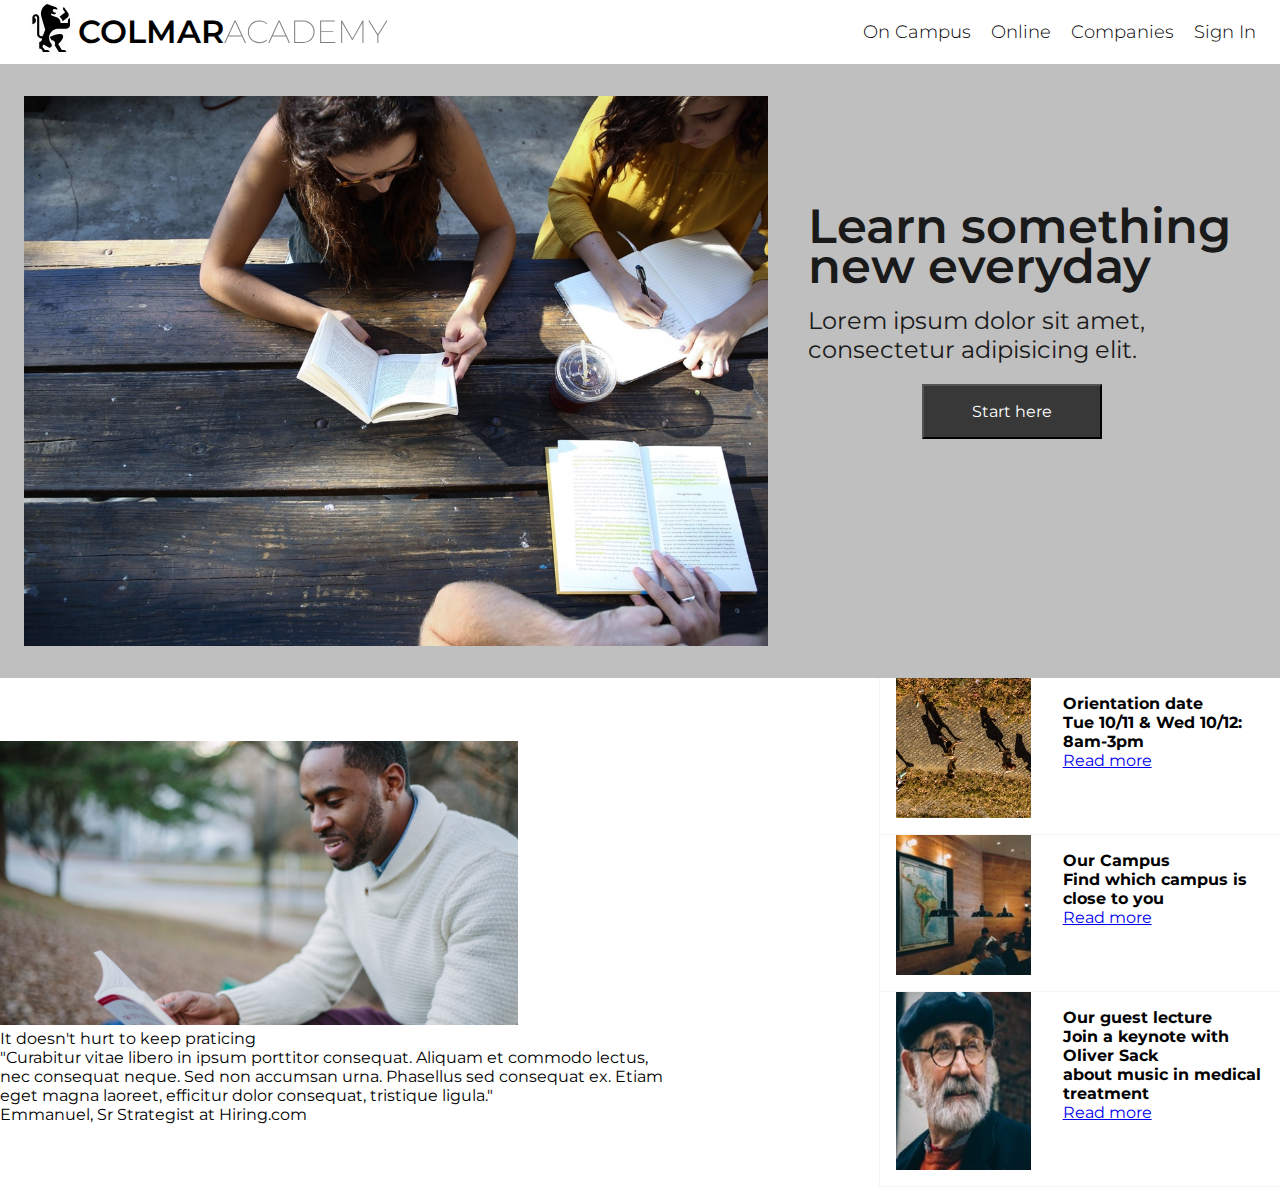
<file: index_redo.html>
<!DOCTYPE html>
<html lang="en">
<head>
    <meta charset="UTF-8">
    <meta http-equiv="X-UA-Compatible" content="IE=edge">
    <meta name="viewport" content="width=device-width, initial-scale=1.0">
    <link rel="stylesheet" href="./styles_redo.css"><link href="https://fonts.googleapis.com/css2?family=Montserrat:ital,wght@0,100;0,200;0,400;0,600;1,300&display=swap" rel="stylesheet">
    <title>Colmar Academy</title>
</head>
<body>
   <header>
    <nav>
        <!--Mobile Nav Bar-->
        <div class="mobile-nav">
            <a href="#"><img src="./capstone_colmar_assets/images/ic-logo.svg" alt="offical logo"></a>
            <a href="#"><img src="./capstone_colmar_assets/images/ic-on-campus.svg" alt="on campus logo"></a>
            <a href="#"><img src="./capstone_colmar_assets/images/ic-online.svg" alt="online logo"></a>
            <a href="#"><img src="./capstone_colmar_assets/images/ic-login.svg" alt="login logo"></a>
        </div>
        <!--Desktop Nav Bar-->
        <div class="desktop-nav">
            <img  class= "desktop-logo" src="./capstone_colmar_assets/images/ic-logo.svg" alt="logo">
            <span class="first-title">COLMAR<span class="second-title">ACADEMY</span></span>
            <ul>
                <li><a href="#">On Campus</a></li>
                <li><a href="#">Online</a></li>
                <li><a href="#">Companies</a></li>
                <li><a href="#">Sign In</a></li>
            </ul>
        </div>
    </nav>
   </header>
   <!--Banner Section-->
   <div class="banner-container">
       <img src="./capstone_colmar_assets/images/banner.jpg" alt="students image">
       <div class="banner-text">
            <h3>Learn something</br>new everyday</h3>
            <p>Lorem ipsum dolor sit amet,</br>consectetur adipisicing elit.</p>
            <button><a class="mobile-btn" href="#">Start here</a></button>
       </div>     
   </div>
   <!--Mobile Information Section-->
   <div class="mobile-card">
        <div class="item-1-mobile">
            <div class="mobile-img">
                <img src="./capstone_colmar_assets/images/information-orientation-mobile.jpg" alt="information-orientation image">
            </div>
            <div class="item-1-text">
                <h3>Orientation date</h3>
                <p>Tue 10/11 & Wed 10/12: 8am-3pm</p>
                <a href="#">Read more</a>
            </div>
        </div>
        <div class="item-2-mobile">
            <div class="mobile-img">
                <img src="./capstone_colmar_assets/images/information-campus-mobile.jpg" alt="Campus image">
            </div>
            <div class="item-2-text">
                <h3>Our Campus</h3>
                <p>Find which campus is close to you</p>
                <a href="#">Read more</a>
            </div>
        </div>
        <div class="item-3-mobile">
            <div class="mobile-img">
                <img src="./capstone_colmar_assets/images/information-guest-lecture-mobile.jpg" alt="lecture image">
            </div>
            <div class="item-3-text">
                <h3>Our guest lecture</h3>
                <p>Join a keynote with Oliver Sack</br>about music in medical treatment</p>
                <a href="#">Read more</a>
            </div>
        </div>
    </div>
    <!--Desktop Information System-->
    <div class="desktop-info-container">
        <div class="desktop-img-container">
            <img src="./capstone_colmar_assets/images/information-main.jpg" alt="image">
            <p id="keep-pratice">It doesn't hurt to keep praticing</p>
            <p id="random-text">"Curabitur vitae libero in ipsum porttitor consequat. Aliquam et commodo lectus,</br>
                nec consequat neque. Sed non accumsan urna. Phasellus sed consequat ex. Etiam</br>
                eget magna laoreet, efficitur dolor consequat, tristique ligula."
            </p>
            <p id="strategist">
                Emmanuel, Sr Strategist at Hiring.com
            </p>
        </div>
        <div class="card-desktop">
            <div class="item-1">
                <img src="./capstone_colmar_assets/images/information-orientation.jpg" alt="information-orientation image">
                <div class="item-1-text">
                    <h3>Orientation date</h3>
                    <h4>Tue 10/11 & Wed 10/12: 8am-3pm</h4>
                    <a href="#">Read more</a>
                </div>
            </div>
            <div class="item-2">
                <img src="./capstone_colmar_assets/images/information-campus.jpg" alt="Campus image">
                <div class="item-2-text">
                    <h3>Our Campus</h3>
                    <h4>Find which campus is close to you</h4>
                    <a href="#">Read more</a>
                </div>
            </div>
            <div class="item-3">
                <img src="./capstone_colmar_assets/images/information-guest-lecture.jpg" alt="lecture image">
                <div class="item-3-text">
                    <h3>Our guest lecture</h3>
                    <h4>Join a keynote with Oliver Sack</br>about music in medical treatment</h4>
                    <a href="#">Read more</a>
                </div>
            </div>
        </div>
    </div>
</body>
</html>
</file>
<file: styles_redo.css>
* {
    box-sizing: border-box;
    margin: 0;
    padding: 0;
    font-family: 'Montserrat', sans-serif;
    font-size: 16px;
}

header {
    position: fixed;
    width: 100%;
    background-color: white;
    z-index: 9999;
}

/* Mobile Nav Bar */
.desktop-nav,
.desktop-info-container {
    display: none;
}

.mobile-nav {
    height: 4rem;
    display: flex;
    justify-content: space-around;
    align-items: center;
}

/* Mobile Banner Container */
.banner-container {
    display: flex;
    flex-direction: column;
    justify-content: center;
    align-items: flex-start;
    width: 100%;
    padding-bottom: 2rem;
    background-color: hsl(0, 0%, 75%);

}

.banner-container img {
    width: 100%;
    height: auto;
    margin-top: 4rem;
}

.banner-text {
    font-family: 'Montserrat', sans-serif;
}

.banner-text h3 {
    font-size: 2rem;
    font-weight: 600;
    line-height: 2.5rem;
    padding: 0 0 2rem 1rem;
}

.banner-text p {
    font-size: 1rem;
    font-weight: 400;
    padding: 0 0 1.5rem 1rem;
}

button {
    display: flex;
    justify-content: center;
    align-items: center;
    justify-self: center;
    background-color: hsl(0, 0%, 22%);
    padding: 1rem 3rem;
}

.mobile-btn {
    display: flex;
    justify-content: center;
    align-items: center;
    font-size: 1rem;
    color: #fff;
    font-weight: 400;
    text-decoration: none;
}

/* Mobile Information Section */
.mobile-card {
    display: flex;
    flex-direction: column;
    align-items: center;
}

.item-1-mobile,
.item-2-mobile,
.item-3-mobile {
    margin: 1rem;
}

.mobile-img img {
    width: 100%;
    height: auto;
}

.item-1-text,
.item-2-text,
.item-3-text {
    margin: 1rem 1rem 4rem 1rem;
}

.mobile-card h3 {
    font-size: 1.125rem;
    font-weight: 400;
    margin-bottom: 5px;
}
    
.mobile-card p {
    font-size: 1rem;
    font-weight: 100;
    margin: 5px 0;
}

.mobile-card a {
    color: #1e90ff;
    text-decoration: none;
}

/* Desktop */
@media only screen and (min-width: 970px) {
    /* Desktop Nav Bar */
    .mobile-nav {
        display: none;
    }
    
    .mobile-card {
        display: none;
    }

    .desktop-nav {
        height: 4rem;
        display: flex;
        justify-content: flex-end;
        align-items: center;
    }

    .desktop-logo {
        align-items: flex-start;
        padding-left: 1.5rem;
        height: 100%;

    }

    .first-title {
        font-size: 2rem;
        font-weight: 600;
        line-height: 2rem;
        margin-right: auto;
    }

    .second-title {
        font-size: 2rem;
        font-weight: 200;
        opacity: 0.5;
        margin-right: auto;
    }

    .desktop-nav nav ul {
        display: inline-flex;
        list-style: none;
        margin-left: auto;
        margin-right: 1.5rem;
    }
    
    nav li {
        display: inline-block;
        padding-right: 1rem;
        text-align: right;
        font-weight: 300;
    }

    nav li:nth-last-child(1) {
        padding-right: 1.5rem;
    }
    
    nav a {
        font-size: 1.125rem;
        text-decoration: none;
        color: black;
    }
    
    nav a:hover {
        color: gray;
    }
    
    /* Desktop Banner Section */
    .banner-container {
        display: flex;
        flex-direction: row;
        justify-content: flex-start;
        align-items: center;
        width: 100%;
    }
    
    .banner-container img {
        width: 60%;
        height: auto;
        padding: 2rem 0 0 1.5rem;
    }

    .banner-text {
        align-self: center;
        padding-left: 1.5rem;
        color: hsl(0, 0%, 10%);
    }

    .banner-text h3 {
        font-size: 3rem;
        font-weight: 600;
        padding-bottom: 1.25rem;
    }

    .banner-text p {
        font-size: 1.5rem;
        font-weight: 400;
        padding-bottom: 1.25rem;
    }

    /* Desktop Information Section */
    .desktop-info-container {
        display: flex;
        justify-content: flex-start;
        align-items: center;
    }
    
    .desktop-img-container img {
        width: 60%;
        height: auto;
    }

    .card-desktop {
        display: flex;
        flex-direction: column;
        background-color: white;
        width: 40%;
        border-left: 1px solid whitesmoke;
        margin-left: 1rem;
    }

    .card-desktop img {
        width: 35%;
        height: auto;
        padding-bottom: 1rem;
    }
    
    .card-desktop
    .item-1,
    .item-2,
    .item-3 {
        display: flex;
        background-color: white;
        border-bottom: 1px solid whitesmoke;
        padding-left: 1rem;
    }

    .card-desktop
    .item-1-text,
    .item-2-text,
    .item-3-text {
        align-self: center;
        padding-left: 1rem;
    }
}
</file>
